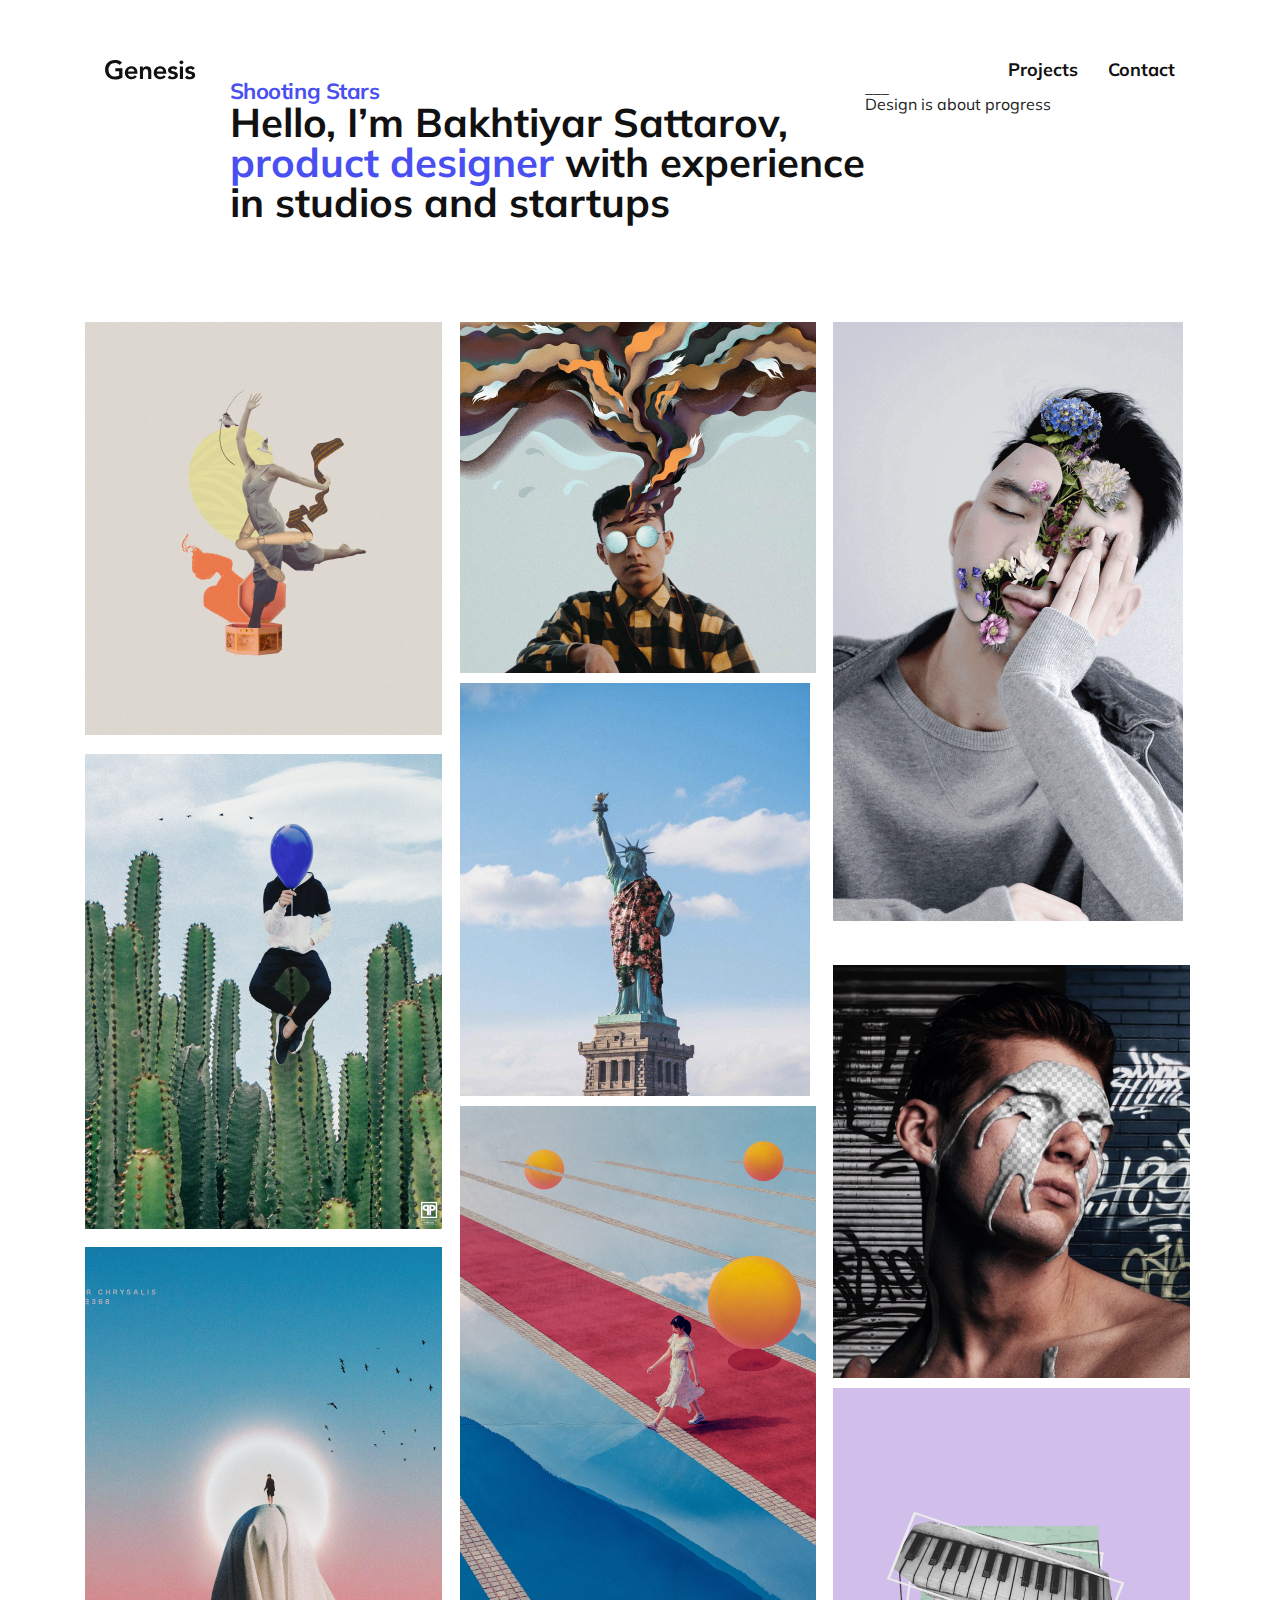
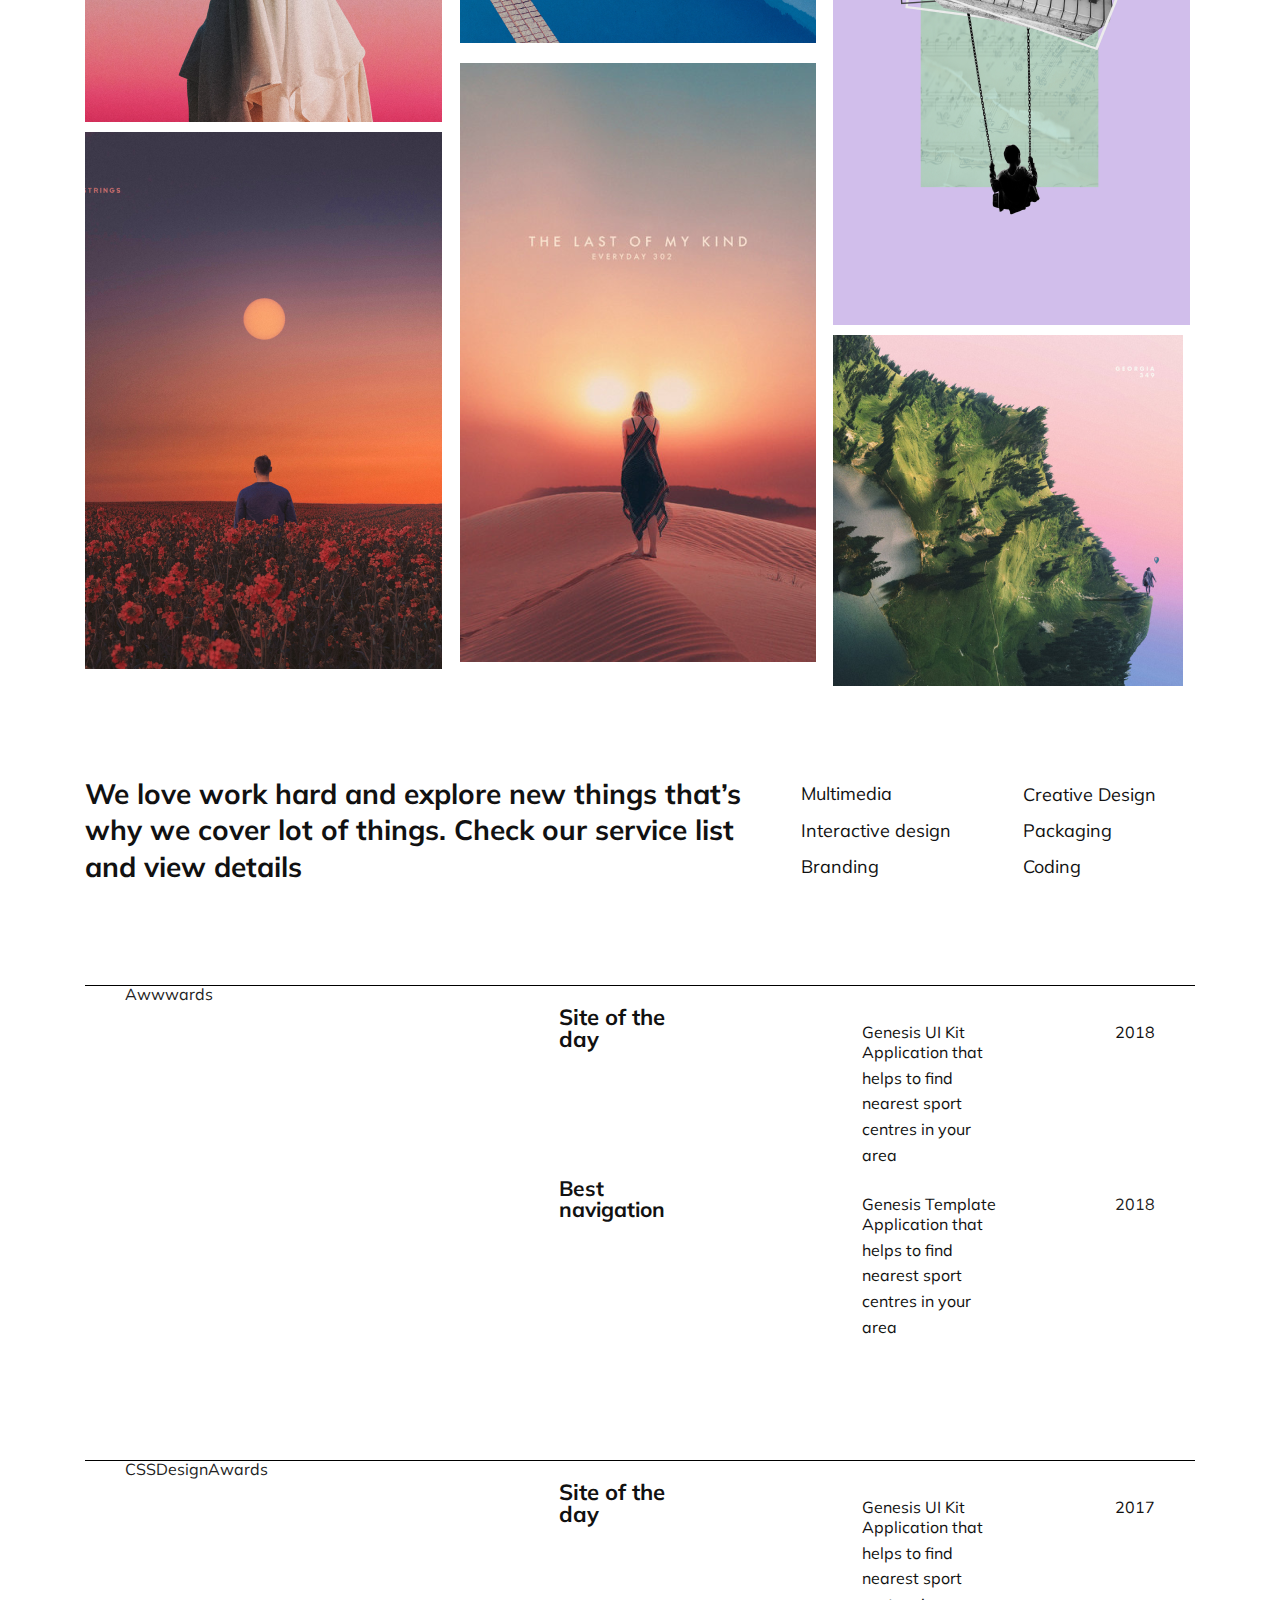
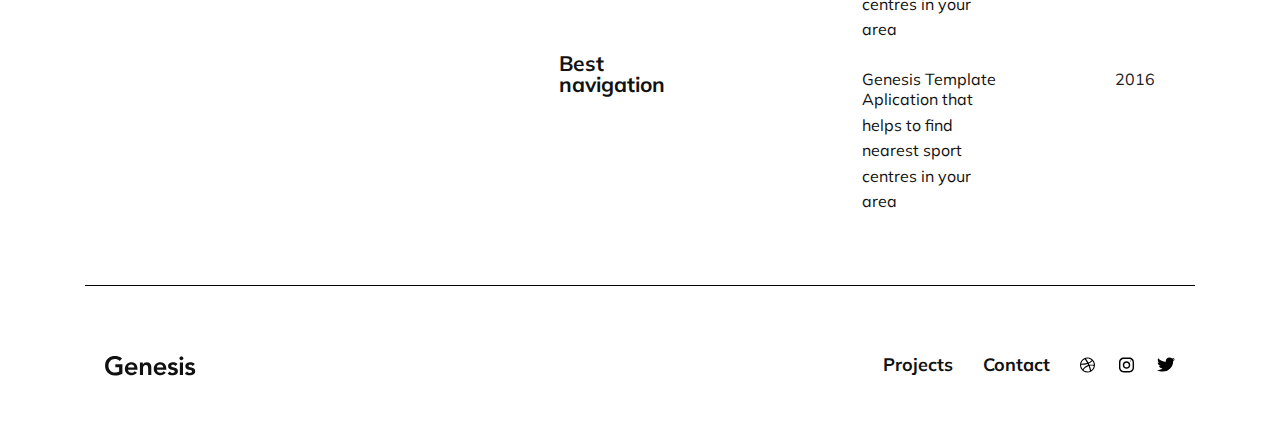
<file: index.html>
<!DOCTYPE html>
<html lang="en">
<head>
    <meta charset="UTF-8">
    <meta http-equiv="X-UA-Compatible" content="IE=edge">
    <meta name="viewport" content="width=device-width, initial-scale=1.0">
    <link rel="stylesheet" href="styles/reset.css">
    <link href="https://fonts.googleapis.com/css?family=Muli:400,400i,700&display=swap" rel="stylesheet">
    <link rel="stylesheet" href="styles/index.css">
    <title>Genesis</title>
</head>
<body>
    <header class="header-main">
        <img class="logo" src="images/logo.svg" alt="GenesisLogo">
        <nav class="header-menu">
            <ul class="navigation-list">
                <li class="navigation-link"><a href="pages/project-details.html">Projects</a></li>
                <li class="navigation-link"><a href="pages/contact.html">Contact</a></li>
            </ul>
        </nav>
    </header>

    <section class="introduction">
        <div class="Shooting-Stars">
            <h3 class="introduction-title">Shooting Stars</h3>
            <p class="introduction-text">Hello, I’m Bakhtiyar Sattarov,
                <span class="product-designer">product designer</span> with experience
                in studios and startups</p>
             </div>
        <p class="introduction-right">
            ___ <br>
            Design is about progress
        </p>
    </section>

    <section class="gallery">
        <div class="gallery-container">
            <div class="grid-image-one"><img src="images/image 1.png" alt="dancer-statue"></div>    
            <div class="grid-image-two"><img src="images/image 2.png" alt="dancer-statue"></div>
            <div class="grid-image-three"><img src="images/image 3.png" alt="dancer-statue"></div>    
            <div class="grid-image-four"><img src="images/image 4.png" alt="dancer-statue"></div>
            <div class="grid-image-five"><img src="images/image 5.png" alt="dancer-statue"></div>    
            <div class="grid-image-six"><img src="images/image 6.png" alt="dancer-statue"></div>
            <div class="grid-image-seven"><img src="images/image 7.png" alt="dancer-statue"></div>    
            <div class="grid-image-eight"><img src="images/image 8.png" alt="dancer-statue"></div>
            <div class="grid-image-nine"><img src="images/image 9.png" alt="dancer-statue"></div>    
            <div class="grid-image-ten"><img src="images/image 10.png" alt="dancer-statue"></div>
             <div class="grid-image-eleven"><img src="images/image 11.png" alt="dancer-statue"></div>    
            <div class="grid-image-twelve"><img src="images/image 12.png" alt="dancer-statue"></div>
        </div>
    </section>

    <section class="services-section" >
        <div class="services-container">
            <div class="services-text">
                <p>We love work hard and explore new things that’s why we cover lot of things. Check our 
                        service list and view details</p>
            </div>
            <div class="services-left">
                <li>Multimedia</li>
                <li>Interactive design</li>
                 <li>Branding</li>
            </div>
            <div class="services-right">
                <li>Creative Design</li>
                <li>Packaging</li>
                <li>Coding</li>
             </div>
        </div>
      </section>

    <section class="awards">
        <div class="awards-container">
            <div class="awards-header"><h3>Awwwards</h3></div>
            <div class="awards-site"><h4>Site of the day</h4></div>
            <div class="awards-kit"><h5>Genesis UI Kit</h5><p>Application that helps to find nearest sport centres
                in your area</p></div>
            <div class="awards-year"><h5>2018</h5></div>
            <div class="awards-best"><h4>Best navigation</h4></div>
            <div class="awards-template"><h5>Genesis Template</h5> <p>Application that helps to find nearest sport 
                centres in your area</p></div>
            <div class="awards-year-second"><h5>2018</h5></div>
        </div>
    </section>

    <section class="awards">
        <div class="awards-container">
            <div class="awards-header"><h3>CSSDesignAwards</h3></div>
            <div class="awards-site"><h4>Site of the day</h4></div>
            <div class="awards-kit"><h5>Genesis UI Kit</h5><p>Application that helps to find nearest sport centres
                in your area</p></div>
            <div class="awards-year"><h5>2017</h5></div>
            <div class="awards-best"><h4>Best navigation</h4></div>
            <div class="awards-template"><h5>Genesis Template</h5> <p>Aplication that helps to find nearest 
                sport centres in your area</p></div>
            <div class="awards-year-second"><h5>2016</h5></div>
        </div>
    </section>

    <footer class="footermain">
        <nav class="footer">
            <div class="footer-left">
                <img class="logo-footer" src="images/logo.svg" alt="Genesis Logo">
            </div>
            <div class="footer-right">
                <ul class="footer-list">
                    <li class="footer-link"><a href="pages/project-details.html">Projects</a></li>
                    <li class="footer-link"><a href="pages/contact.html">Contact</a></li>
                </ul>
                <img class="footer-socialmedia" src="images/social.svg" alt="SocialMedia Logo">
            </div>
        </nav>
    </footer>

</body>
</html>
</file>
<file: styles/index.css>
body {
    font-family: 'Muli', sans-serif;
    display: flex;
    justify-content: flex-start;
    align-items: center;
    flex-direction: column;
}

.header-main{
    max-width: 1110px;
    width: 100%;
    box-sizing: border-box;
    margin-top: 60px;
    padding: 0 20px;
    display: flex;
    justify-content: space-between;
    align-items: center;
    flex-wrap: wrap;
}


.navigation-list{
    display: inline-flex;
    list-style: none;
    text-decoration: none;
}

.navigation-link{
    list-style: none;
    color: #111111;
    font-size: 18px;
    font-weight: bold;
    text-decoration: none;
}

.navigation-link>a:first-of-type {
    margin-left: 30px;
}

.navigation-link>a {
    color: #111111;
    font-size: 18px;
    text-decoration: none;
}


.navigation-link>a:hover {
    border-radius: 5px;
    background-color: #515397;
    text-decoration: underline;
    color: rgb(241, 240, 240);
}


.introduction{
    display: inline-flex;

}

.introduction-title{
    color: #4A4FF2;
    font-size: 22px;
    font-weight: bold;
    letter-spacing: -0.42px;
}

.introduction-text{
    color: #111111;
    font-size: 40px;
    font-weight: bold;
    max-width: 635px;
    width: 100%;
}

.product-designer{
    color: #4A4FF2;
}

.gallery-container{
    display:grid;
    grid-template-columns: repeat(9 1fr);
    grid-template-rows: repeat(32 1fr);
    grid-gap: 10px; 
    width: 100%;
}

.gallery{
    max-width: 1110px;
    width: 100%;
    margin-top: 100px;
    padding: 0 20px;
    display: flex;
    justify-content: center;
    align-items: flex-start;
}


.grid-image-one {
    grid-row: 1/7;
    grid-column: 1/4;
}

.grid-image-two {
    grid-row: 1/6;
    grid-column: 4/7;
}

.grid-image-three {
    grid-row: 1/10;
    grid-column: 7/9;
}

.grid-image-four {
    grid-row: 7/14;
    grid-column: 1/4;
}

.grid-image-five {
    grid-row: 6/12;
    grid-column: 4/7;
}

.grid-image-six {
    grid-row: 10/16;
    grid-column: 7/9;
}

.grid-image-seven {
    grid-row: 14/21;
    grid-column: 1/4;
}

.grid-image-eight {
    grid-row: 12/20;
    grid-column: 4/7;
}

.grid-image-nine {
    grid-row: 16/24;
    grid-column: 7/9;
}

.grid-image-ten {
    grid-row: 21/29;
    grid-column: 1/4;
}

.grid-image-eleven {
    grid-row: 20/29;
    grid-column: 4/7;
}

.grid-image-twelve {
    grid-row: 24/29;
    grid-column: 7/9;
}

.services-container {
    width: 100%;
    display: grid;
    grid-template-columns: 3fr 1fr 1fr;
}

.services-section {
    display: flex;
    justify-content: center;
    align-items: flex-start;
    max-width: 1110px;
    width: 100%;
    margin-top: 90px;
    padding: 0 20px; 
}

.services-text{
    font-size: 28px;
    font-weight: bold;
    line-height: 1.3;
    color: #111111;
}

.services-right{
    box-sizing: border-box;
    list-style: none;
    font-size: 18px;
    color: #111111;
    margin-left: 50px; 
    line-height: 1.5; 
    display: flex;
    justify-content: space-around;
    align-items: flex-start;
    flex-direction: column;  
}

.services-left{
    box-sizing: border-box;
    list-style: none;
    font-size: 18px;
    color: #111111;  
    margin-left: 50px;
    display: flex;
    justify-content: space-around;
    align-items: flex-start;
    flex-direction: column; 
}

.awards {
    display: flex;
    justify-content: center;
    align-items: flex-start;
    max-width: 1110px;
    width: 100%;
    border-top: 1px solid black;
    box-sizing: border-box;
    margin-top: 100px;
    padding: 0 20px;

}

.awards-container{
    box-sizing: border-box;
    width: 100%;
    padding: 0 20px;
    display: grid;
    grid-template-columns: 3fr 1fr 1fr 1fr 1fr;
    grid-template-rows: repeat(2, 1fr);
    grid-gap: 10px; 
}

.awards-site {
    color: #111111;
    font-size: 22px;
    font-weight: bold;
    margin-top: 20px;
}

.awards-kit {
    color: #111111;
    font-size: 16px;
    grid-column: 4/5;
    margin-top: 38px;
}

.awards-kit>p {
    line-height: 1.6;
}

.awards-year {
    color: #111111;
    font-size: 16px;
    text-align: end;
    margin-top: 38px;
}

.awards-kit-info {
    color: #111111;
    font-size: 16px;
    grid-column: 4/5;
}

.awards-best {
    color: #111111;
    font-size: 21px;
    font-weight: bold;
    grid-column: 2/3;
}

.awards-template {
    color: #111111;
    font-size: 16px;
    grid-column: 4/5;
    margin-top: 18px;
}

.awards-template>p {
    line-height: 1.6;
}

.awards-year-second{
    text-align: end;
    margin-top: 18px;
}



.footer {
    margin-top: 50px;
    width: 100%;
    display: flex;
    justify-content: space-between;
    align-items: center;
    flex-wrap: wrap;
}

.footermain {
    display: flex;
    justify-content: flex-start;
    align-items: flex-start;
    max-width: 1110px;
    width: 100%;
    box-sizing: border-box;
    margin-top: 50px;
    margin-bottom: 50px;
    padding: 0 20px; 
    border-top: 1px solid black;
}

.footer-left {
    margin-top: 20px;
}    

.footer-right {
    display: inline-flex;
    margin-top: 18px;
}

.footer-list {
    width: 100%;
    list-style: none;
    display: inline-flex;
}

.footer-link>a {
    color: #111111;
    font-size: 18px;
    font-weight: bold;
    text-decoration: none;
    margin-right: 30px;
} 

.footer-link>a:hover {
    text-decoration: underline;
    color: rgb(241, 240, 240);
    background-color: #373cc2;
    border-radius: 5px;
}

.footer-socialmedia {
    max-width: 95px;

}

.logo-footer {
    width: 100%;
}
</file>
